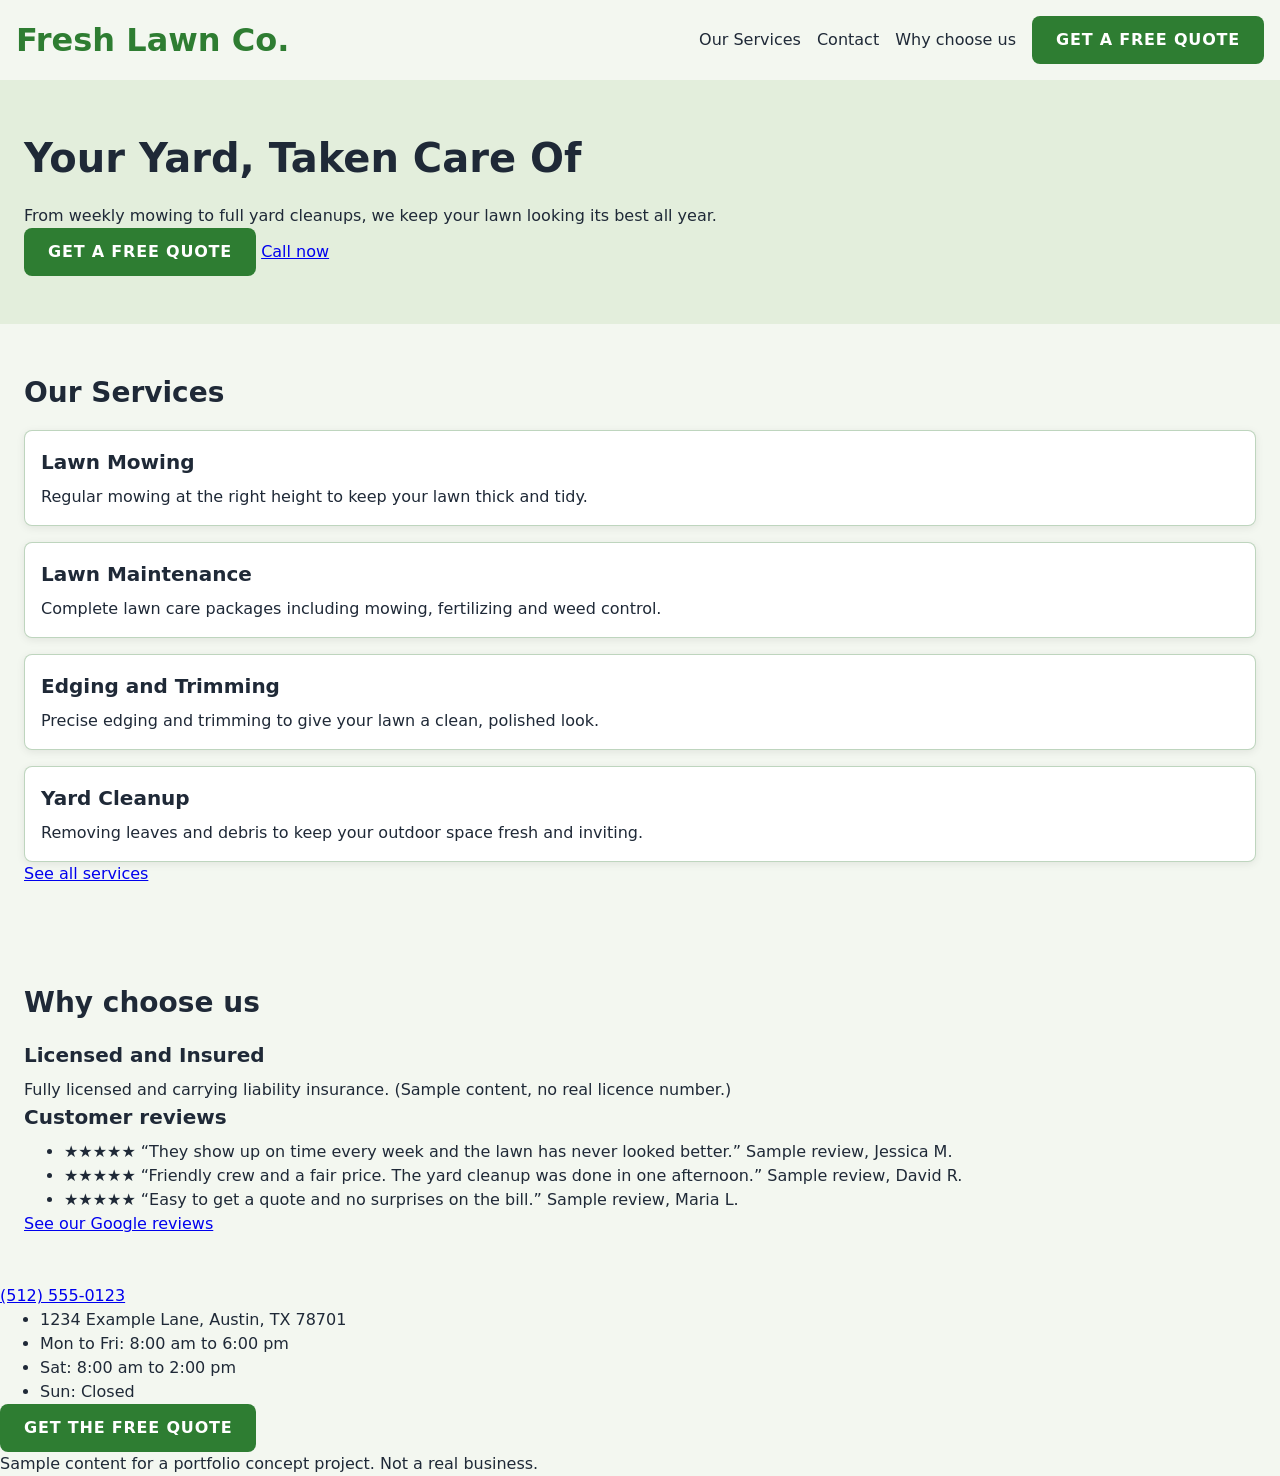
<file: index.html>
<!DOCTYPE html>
<html lang="en">

<head>
  <meta charset="UTF-8">
  <meta name="viewport" content="width=device-width, initial-scale=1.0">
  <title>Fresh Lawn Co. | Lawn Care and Landscaping</title>
  <link rel="stylesheet" href="style.css">
</head>

<body>

  <header>
    <a href="index.html" class="logo">Fresh Lawn Co.</a>
    <nav>
      <ul>
        <li><a href="service.html">Our Services</a></li>
        <li><a href="contact.html">Contact</a></li>
        <li><a href="#why-choose-us">Why choose us</a></li>
        <li><a href="contact.html" class="get-a-free-quote">Get a Free Quote</a></li>
      </ul>
    </nav>
  </header>

  <main>
    <section class="hero"> <!-- Hero -->
      <h1>Your Yard, Taken Care Of</h1>
      <p>From weekly mowing to full yard cleanups, we keep your lawn looking its best all year.</p>
      <a href="contact.html" class="get-a-free-quote">Get a Free Quote</a>
      <a href="tel:+15125550123">Call now</a>
    </section>

    <section class="services"> <!-- Services -->
      <h2>Our Services</h2>
      <ul class="services-list">
        <li>
          <h3>Lawn Mowing</h3>
          <p>Regular mowing at the right height to keep your lawn thick and tidy.</p>
        </li>
        <li>
          <h3>Lawn Maintenance</h3>
          <p>Complete lawn care packages including mowing, fertilizing and weed control.</p>
        </li>
        <li>
          <h3>Edging and Trimming</h3>
          <p>Precise edging and trimming to give your lawn a clean, polished look.</p>
        </li>
        <li>
          <h3>Yard Cleanup</h3>
          <p>Removing leaves and debris to keep your outdoor space fresh and inviting.</p>
        </li>
      </ul>
      <a href="service.html">See all services</a>
    </section>

    <section id="why-choose-us" class="why-choose-us"> <!-- Why Choose Us-->
      <h2>Why choose us</h2>
      <h3>Licensed and Insured</h3>
      <p>Fully licensed and carrying liability insurance. (Sample content, no real licence number.)</p>
      <!-- 评价、Licensed & Insured -->
      <h3>Customer reviews</h3>
      <ul>
        <li>★★★★★ “They show up on time every week and the lawn has never looked better.”
          Sample review, Jessica M.</li>
        <li>★★★★★ “Friendly crew and a fair price. The yard cleanup was done in one afternoon.”
          Sample review, David R.</li>
        <li>★★★★★ “Easy to get a quote and no surprises on the bill.”
          Sample review, Maria L.</li>
      </ul>
      <a href="#">See our Google reviews</a>
    </section>
  </main>

  <footer>
    <a href="tel:+15125550123">(512) 555-0123</a>
    <ul>
      <li>1234 Example Lane, Austin, TX 78701</li>
      <li>Mon to Fri: 8:00 am to 6:00 pm</li>
      <li>Sat: 8:00 am to 2:00 pm</li>
      <li>Sun: Closed</li>
    </ul>
    <a href="contact.html" class="get-a-free-quote">Get the Free Quote</a>
    <p>Sample content for a portfolio concept project. Not a real business.</p>
  </footer>

  <script src="script.js"></script>
</body>

</html>
</file>
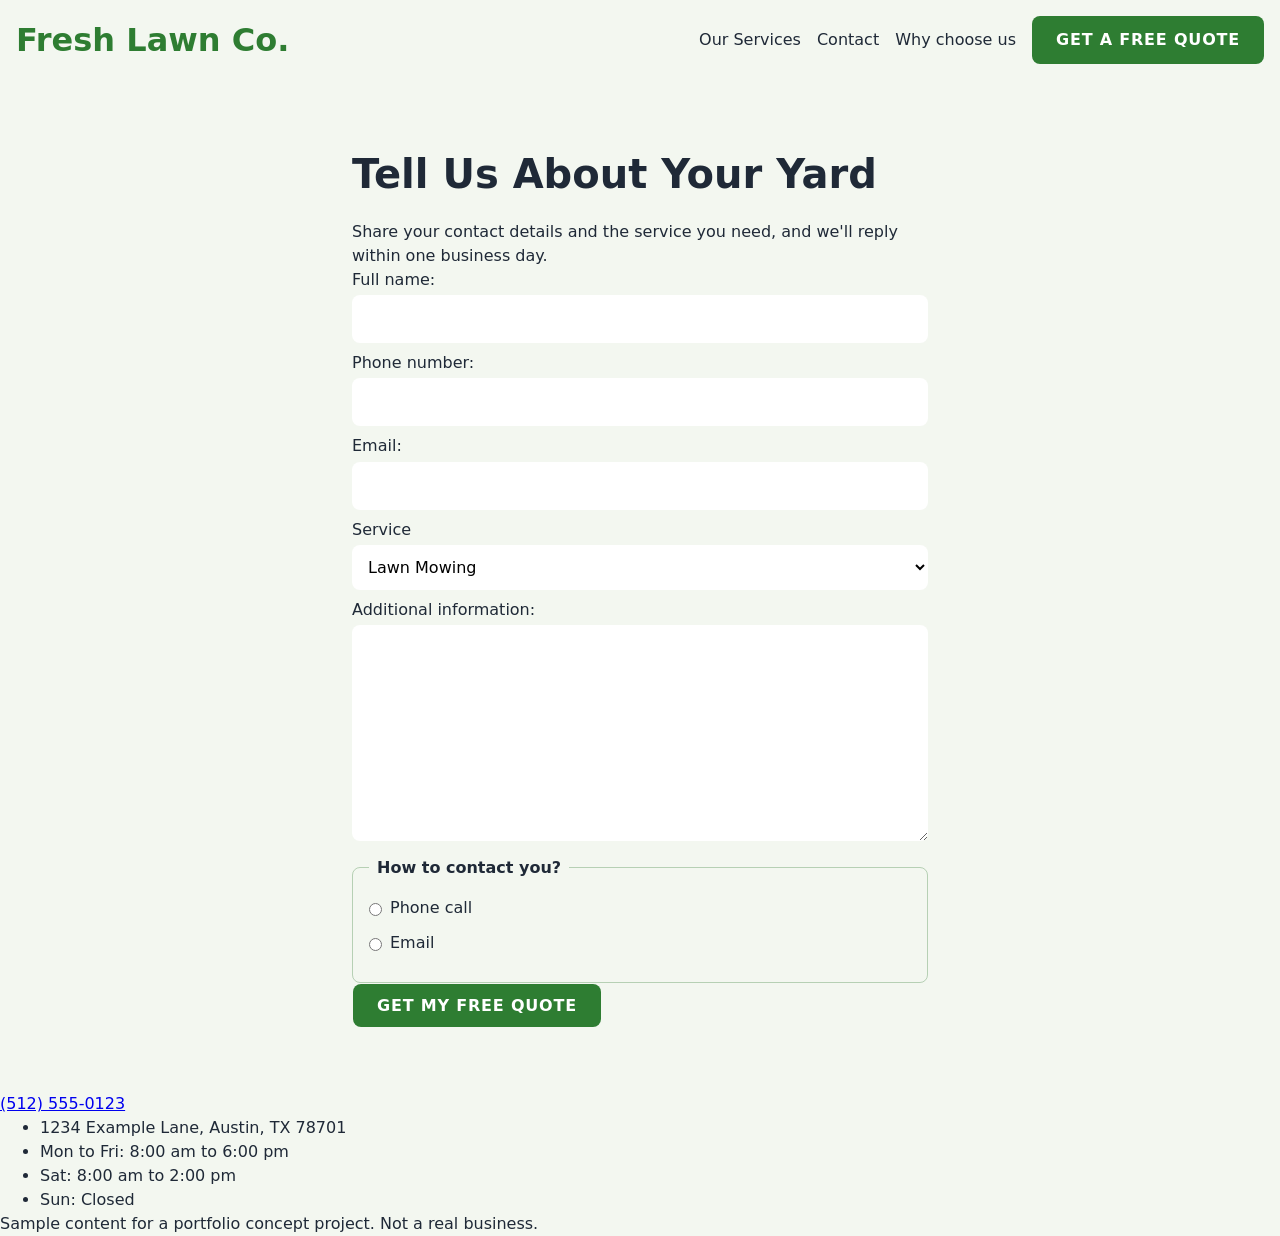
<file: contact.html>
<!DOCTYPE html>
<html lang="en">

<head>
    <meta charset="UTF-8">
    <meta name="viewport" content="width=device-width, initial-scale=1.0">
    <title>Get a Free Quote | Fresh Lawn Co</title>
    <link rel="stylesheet" href="style.css">
</head>

<body>

    <header>
        <a href="index.html" class="logo">Fresh Lawn Co.</a>
        <nav>
            <ul>
                <li><a href="service.html">Our Services</a></li>
                <li><a href="contact.html">Contact</a></li>
                <li><a href="index.html#why-choose-us">Why choose us</a></li>
                <li><a href="contact.html" class="get-a-free-quote">Get a Free Quote</a></li>
            </ul>
        </nav>
    </header>

    <main class="contact-page">
        <h1>Tell Us About Your Yard</h1>
        <p>Share your contact details and the service you need, and we'll reply within one business day.</p>
        <form action="#" method="post" class="quote-form">
            <div>
                <label for="full_name">Full name: </label>
                <input type="text" id="full_name" name="full_name">
            </div>
            <div>
                <label for="phone_number">Phone number:</label>
                <input type="tel" id="phone_number" name="phone_number">
            </div>
            <div>
                <label for="email">Email:</label>
                <input type="email" id="email" name="email">
            </div>
            <div>
                <label for="service">Service</label>
                <select id="service" name="service">
                    <option value="lawn_mowing">Lawn Mowing</option>
                    <option value="lawn_maintenance">Lawn Maintenance</option>
                    <option value="edging_and_trimming">Edging and Trimming</option>
                    <option value="yard_cleanup">Yard Cleanup</option>
                </select>
            </div>

            <div>
                <label for="additional_information">Additional information: </label>
                <textarea id="additional_information" name="additional_information" rows="8"></textarea>
            </div>
            <fieldset>
                <legend>How to contact you?</legend>

                <div>
                    <input type="radio" id="phone_call" name="contact_method" value="phone_call">
                    <label for="phone_call">Phone call</label>
                </div>

                <div>
                    <input type="radio" id="contact_email" name="contact_method" value="email">
                    <label for="contact_email">Email</label>
                </div>
            </fieldset>
            <button type="submit"  class="get-a-free-quote">Get my free quote</button>
        </form>
    </main>

    <footer>
        <a href="tel:+15125550123">(512) 555-0123</a>
        <ul>
            <li>1234 Example Lane, Austin, TX 78701</li>
            <li>Mon to Fri: 8:00 am to 6:00 pm</li>
            <li>Sat: 8:00 am to 2:00 pm</li>
            <li>Sun: Closed</li>
        </ul>
        <p>Sample content for a portfolio concept project. Not a real business.</p>
    </footer>

</body>

</html>
</file>
<file: style.css>
/* styles go here */
:root {
  --color-primary: #2e7d32;
  --color-primary-dark: #1b5e20;
  /* 你按钮悬停用的那个深绿，从你的 CSS 里复制 */
  --color-text: #1f2937;
  --color-bg: #f3f7f0;
  --color-hero-bg: #e3eedc;
  --color-border: rgba(66, 131, 66, 0.342);
  --color-white: #ffffff;
}

* {
  box-sizing: border-box;
  margin: 0;
}

body {
  line-height: 1.5;
  font-family: system-ui, "Segoe UI", Roboto, Helvetica, Arial, sans-serif, "Apple Color Emoji", "Segoe UI Emoji", "Segoe UI Symbol";
  color: var(--color-text);
  background-color: var(--color-bg);
}

img {
  display: block;
  max-width: 100%;
}

h1 {
  font-size: clamp(1.75rem, 5vw, 2.5rem);
  margin-bottom: 1rem;
}

h2 {
  font-size: 1.75rem;
  margin-bottom: 1rem;
}

h3 {
  font-size: 1.25rem;
  margin-bottom: 0.5rem;
}

.get-a-free-quote {
  display: inline-block;
  text-transform: uppercase;
  letter-spacing: 0.05em;
  font-weight: 600;
  background-color: var(--color-primary);
  color: var(--color-white);
  padding: 0.75rem 1.5rem;
  border-radius: 0.5rem;
  text-decoration: none;
}

.get-a-free-quote:hover {
  background-color: var(--color-primary-dark);
  text-decoration: none;
  color: white;
}

.get-a-free-quote:active {
  transform: scale(0.98);
}

.get-a-free-quote:focus {
  outline: 3px solid #1f2937;
}

.hero {
  background-color: var(--color-hero-bg);
  padding: 3rem 1.5rem;
}

.services {
  padding: 3rem 1.5rem;
}

.why-choose-us {
  padding: 3rem 1.5rem;
}

.logo {
  text-decoration: none;
  color: #2e7d32;
  font-weight: 700;
  font-size: 2rem;
}

nav ul {
  list-style: none;
  padding: 0;
  display: flex;
  gap: 1rem;
  flex-wrap: wrap;
  align-items: center;
  justify-content: center;
}

nav a {
  color: var(--color-text);
  text-decoration: none;
}

nav a:hover {
  text-decoration: underline;
  color: #2e7d32;
}

header {
  display: flex;
  justify-content: center;
  align-items: center;
  flex-wrap: wrap;
  padding: 1rem 1rem;
  position: sticky;
  top: 0;
  z-index: 10;
  background-color: var(--color-bg);
}

@media (min-width: 48rem) {
  header {
    justify-content: space-between;
  }
}

.services-list {
  list-style: none;
  padding: 0;
  display: flex;
  flex-direction: column;
  gap: 1rem;
}

.services-list li {
  background-color: var(--color-white);
  border: 1px solid var(--color-border);
  border-radius: 0.5rem;
  padding: 1rem;
  box-shadow: 0 2px 8px rgba(0, 0, 0, 0.08);
}

.contact-page {
  max-width: 40rem;
  margin: 2rem auto;
  padding: 2rem
}

.quote-form div {
  margin-bottom: 0.5rem;
}

.quote-form label {
  display: block;
  font-weight: 400;
  margin-bottom: 0.2rem;
}

.quote-form fieldset label {
  display: inline;
}

.quote-form input[type="text"],
.quote-form input[type="tel"],
.quote-form input[type="email"],
.quote-form select,
.quote-form textarea {
  width: 100%;
  padding: 0.75rem;
  border: var(--color-border);
  border-radius: 0.5rem;
  font: inherit;
  background-color: var(--color-white);
}

.quote-form input[type="text"]:focus,
.quote-form input[type="tel"]:focus,
.quote-form input[type="email"]:focus,
.quote-form select:focus,
.quote-form textarea:focus {
  border-color: var(--color-primary);
  outline: 2px solid var(--color-primary);
  outline-offset: 2px;
}

.quote-form fieldset {
  border: 1px solid var(--color-border);
  border-radius: 0.5rem;
  padding: 1rem;
}

.quote-form legend {
  font-weight: 600;
  padding: 0 0.5rem;
}

.quote-form fieldset div {
  display: flex;
  align-items: center;
  gap: 0.5rem;
}

.quote-form input[type="radio"]{
  accent-color: var(--color-primary);
}

.quote-form button {
  border: none;
  font-family: inherit;
  font-size: inherit;
  cursor: pointer;
  margin: 1px;
}
</file>
